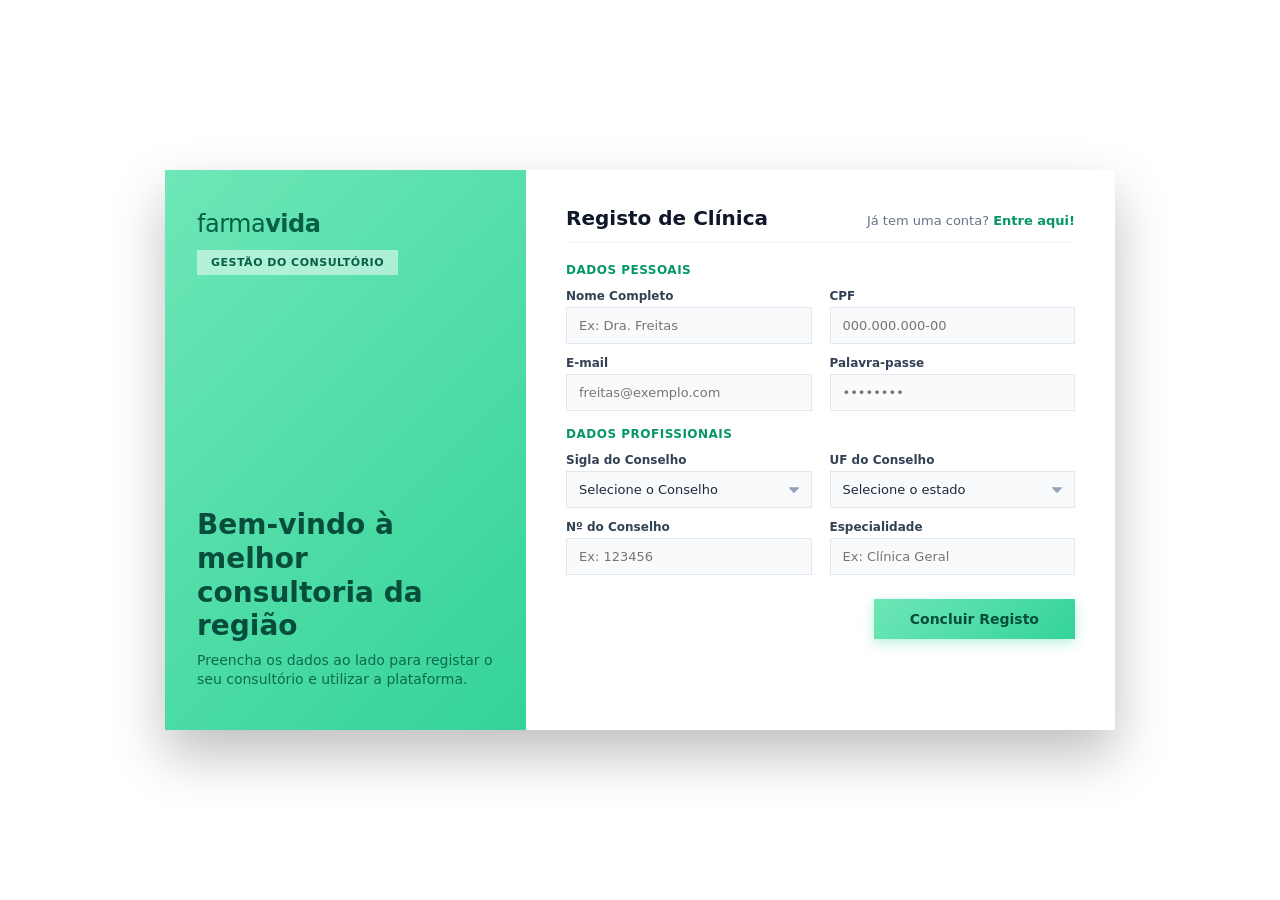
<file: index.html>
<!DOCTYPE html>
<html lang="pt-PT">
<head>
    <meta charset="UTF-8">
    <meta name="viewport" content="width=device-width, initial-scale=1.0">
    <title>Consultoria da Vida - Cadastro</title>
    <link rel="stylesheet" href="farmacia.css">
</head>
<body>

    <div class="card-container">
     
        <header class="card-header">
            <div class="header-top">
                <div class="logo">
                    <span>farma<strong>vida</strong></span>
                </div>
                <span class="badge">Gestão do Consultório</span>
            </div>

            <div class="header-body">
                <h1>Bem-vindo à melhor consultoria da região</h1>
                <p>Preencha os dados ao lado para registar o seu consultório e utilizar a plataforma.</p>
            </div>
        </header>

      
        <main class="form-section">
            <div class="form-title-bar">
                <h2>Registo de Clínica</h2>
                <p class="login-prompt">Já tem uma conta? <a href="login.html">Entre aqui!</a></p>
            </div>

            <form action="../home_screen/index.html" method="POST">
               
                <div class="section-title">
                    <span>Dados Pessoais</span>
                </div>
                
                <div class="form-grid">
                    <div class="input-group">
                        <label for="nome">Nome Completo</label>
                        <input type="text" id="nome" name="nome" placeholder="Ex: Dra. Freitas" required>
                    </div>

                    <div class="input-group">
                        <label for="cpf">CPF</label>
                        <input type="text" id="cpf" name="cpf" placeholder="000.000.000-00" pattern="\d{3}\.\d{3}\.\d{3}-\d{2}" required>
                    </div>

                    <div class="input-group">
                        <label for="email">E-mail</label>
                        <input type="email" id="email" name="email" placeholder="freitas@exemplo.com" required>
                    </div>

                    <div class="input-group">
                        <label for="senha">Palavra-passe</label>
                        <input type="password" id="senha" name="senha" placeholder="••••••••" required>
                    </div>
                </div>

               
                <div class="section-title">
                    <span>Dados Profissionais</span>
                </div>

                <div class="form-grid">
                    <div class="input-group">
                        <label for="sigla_conselho">Sigla do Conselho</label>
                        <select id="sigla_conselho" name="sigla_conselho" required>
                            <option value="" disabled selected hidden>Selecione o Conselho</option>
                            <option value="CRM">CRM</option>
                            <option value="CRO">CRO</option>
                            <option value="CRP">CRP</option>
                            <option value="CRF">CRF</option>
                            <option value="CREFITO">CREFITO</option>
                            <option value="COREN">COREN</option>
                        </select>
                    </div>

                    <div class="input-group">
                        <label for="uf">UF do Conselho</label>
                        <select id="uf" name="uf" required>
                            <option value="" disabled selected hidden>Selecione o estado</option>
                            <option value="AC">AC</option><option value="AL">AL</option><option value="AP">AP</option>
                            <option value="AM">AM</option><option value="BA">BA</option><option value="CE">CE</option>
                            <option value="DF">DF</option><option value="ES">ES</option><option value="GO">GO</option>
                            <option value="MA">MA</option><option value="MT">MT</option><option value="MS">MS</option>
                            <option value="MG">MG</option><option value="PA">PA</option><option value="PB">PB</option>
                            <option value="PR">PR</option><option value="PE">PE</option><option value="PI">PI</option>
                            <option value="RJ">RJ</option><option value="RN">RN</option><option value="RS">RS</option>
                            <option value="RO">RO</option><option value="RR">RR</option><option value="SC">SC</option>
                            <option value="SP">SP</option><option value="SE">SE</option><option value="TO">TO</option>
                        </select>
                    </div>

                    <div class="input-group">
                        <label for="num_conselho">Nº do Conselho</label>
                        <input type="text" id="num_conselho" name="num_conselho" placeholder="Ex: 123456" required>
                    </div>

                    <div class="input-group">
                        <label for="especialidade">Especialidade</label>
                        <input type="text" id="especialidade" name="especialidade" placeholder="Ex: Clínica Geral" required>
                    </div>
                </div>

                
                <div class="button-container">
                    <button type="submit" class="btn-cadastrar">
                        Concluir Registo
                    </button>
                </div>
            </form>
        </main>
    </div>

</body>
</html>
</file>
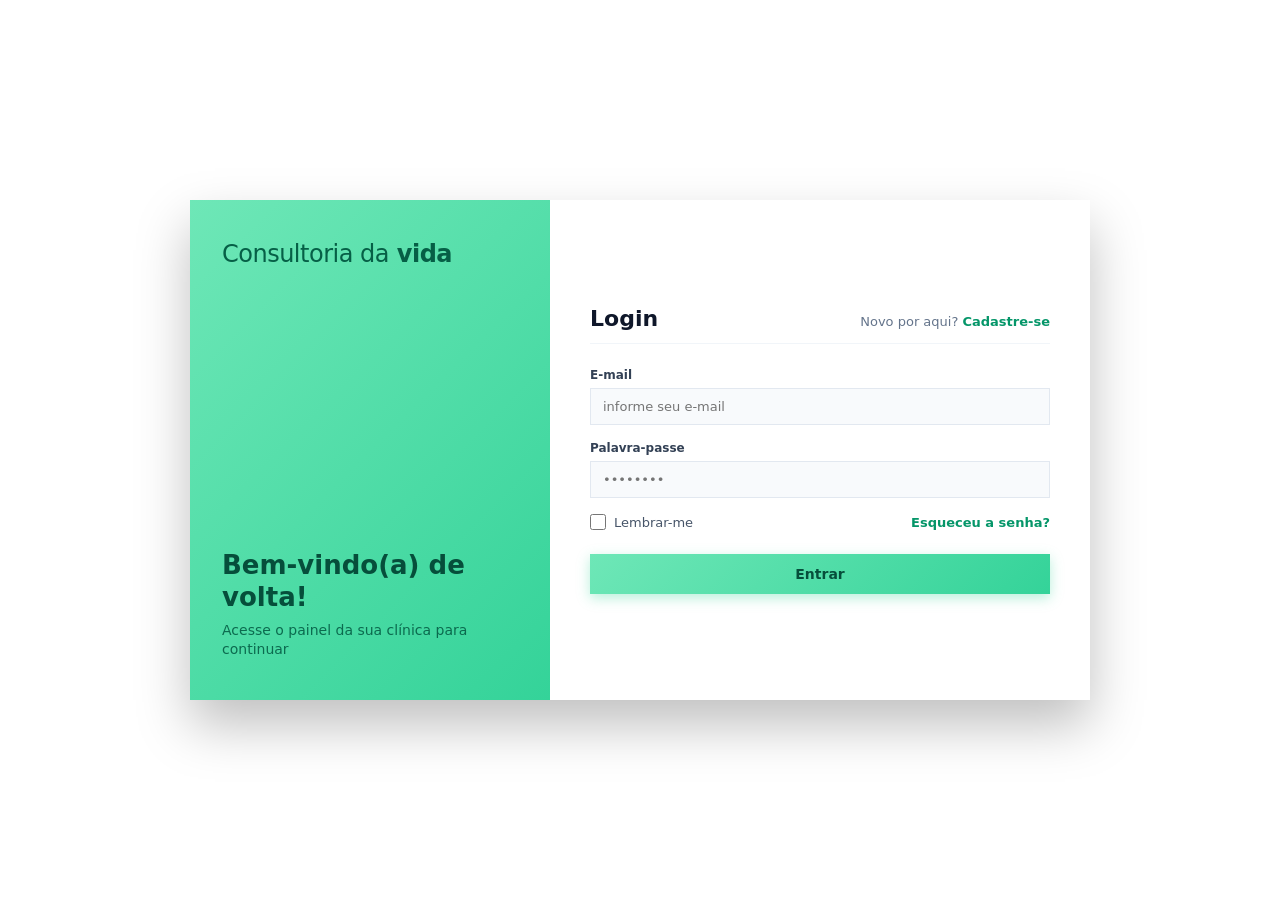
<file: login.html>
<!DOCTYPE html>
<html lang="pt-PT">
<head>
    <meta charset="UTF-8">
    <meta name="viewport" content="width=device-width, initial-scale=1.0">
    <title>Consultoria da Vida - Login</title>
    <link rel="stylesheet" href="login.css">
</head>
<body>

    <div class="container login-container">
        <!-- Painel Esquerdo - Header / Banner -->
        <aside class="sidebar">
            <div class="logo">
                <h2>Consultoria da<strong> vida</strong></h2>
            </div>
            <div class="welcome-text">
                <h1>Bem-vindo(a) de volta!</h1>
                <p class="subtitle">Acesse o painel da sua clínica para continuar</p>
            </div>
        </aside>

        <!-- Área do Formulário -->
        <main class="form-area">
            <header class="form-header">
                <h2>Login</h2>
                <p>Novo por aqui? <a href="index.html">Cadastre-se</a></p>
            </header>

            <form action="../home_screen/index.html" method="POST">
                <div class="form-section">
                    
                    <div class="input-group">
                        <label for="email_login">E-mail</label>
                        <input type="email" id="email_login" name="email_login" placeholder="informe seu e-mail" required>
                    </div>

                    <div class="input-group">
                        <label for="senha_login">Palavra-passe</label>
                        <input type="password" id="senha_login" name="senha_login" placeholder="••••••••" required>
                    </div>

                    <div class="options-group">
                        <div class="checkbox-group">
                            <input type="checkbox" id="Lembrar">
                            <label for="Lembrar">Lembrar-me</label>
                        </div>
                        <a href="#" class="forgot-password">Esqueceu a senha?</a>
                    </div>

                    <div class="button-container">
                        <button type="submit" class="btn-submit btn-login">Entrar</button>
                    </div>

                </div>
            </form>
        </main>
    </div>

</body>
</html>
</file>
<file: farmacia.css>
* {
    margin: 0;
    padding: 0;
    box-sizing: border-box;
    font-family: 'Inter', system-ui, -apple-system, sans-serif;
}

body {
    min-height: 100vh;
    display: flex;
    justify-content: center;
    align-items: center;
    padding: 30px 20px;
    background-image: url('https://images.unsplash.com/photo-1586773860418-d37222d8fce3?q=80&w=1920&auto=format&fit=crop');
    background-size: cover;
    background-position: center;
    background-repeat: no-repeat;
    background-attachment: fixed;
}


.card-container {
    background: #ffffff;
    width: 100%;
    max-width: 950px;
    min-height: 560px;
    border-radius: 0;
    display: flex;
    flex-direction: row;
    overflow: hidden;
    box-shadow: 0 25px 50px rgba(0, 0, 0, 0.25);
}


.card-header {
    width: 38%;
    background: linear-gradient(135deg, #6ee7b7 0%, #34d399 100%);
    color: #065f46;
    padding: 40px 32px;
    display: flex;
    flex-direction: column;
    justify-content: space-between;
}

.header-top {
    display: flex;
    flex-direction: column;
    align-items: flex-start;
    gap: 12px;
}

.logo {
    display: flex;
    align-items: center;
    font-size: 24px;
}

.logo span {
    font-weight: 400;
    letter-spacing: -0.5px;
}

.logo strong {
    font-weight: 700;
}

.badge {
    padding: 6px 14px;
    background: rgba(255, 255, 255, 0.5);
    border-radius: 0;
    font-size: 11px;
    font-weight: 700;
    letter-spacing: 0.5px;
    text-transform: uppercase;
    color: #065f46;
}

.header-body h1 {
    font-size: 28px;
    font-weight: 700;
    margin-bottom: 8px;
    color: #064e3b;
    line-height: 1.2;
}

.header-body p {
    font-size: 14px;
    opacity: 0.9;
    font-weight: 500;
    color: #065f46;
    line-height: 1.4;
}


.form-section {
    width: 62%;
    padding: 36px 40px;
    background-color: #ffffff;
}

.form-title-bar {
    display: flex;
    justify-content: space-between;
    align-items: baseline;
    margin-bottom: 20px;
    border-bottom: 1px solid #f1f5f9;
    padding-bottom: 12px;
}

.form-title-bar h2 {
    font-size: 20px;
    color: #0f172a;
    font-weight: 700;
}

.login-prompt {
    font-size: 13px;
    color: #64748b;
}

.login-prompt a {
    color: #059669;
    text-decoration: none;
    font-weight: 600;
}

.login-prompt a:hover {
    text-decoration: underline;
}


.section-title {
    display: flex;
    align-items: center;
    font-size: 12px;
    color: #059669;
    font-weight: 700;
    text-transform: uppercase;
    letter-spacing: 0.5px;
    margin-top: 16px;
    margin-bottom: 12px;
}


.form-grid {
    display: grid;
    grid-template-columns: 1fr 1fr;
    gap: 12px 18px;
}

.input-group {
    display: flex;
    flex-direction: column;
}

.input-group label {
    font-size: 12px;
    color: #334155;
    font-weight: 600;
    margin-bottom: 4px;
}

.input-group input,
.input-group select {
    width: 100%;
    padding: 10px 12px;
    border: 1px solid #e2e8f0;
    border-radius: 0;
    font-size: 13px;
    color: #1e293b;
    outline: none;
    background-color: #f8fafc;
    transition: all 0.2s ease;
}

.input-group input:hover,
.input-group select:hover {
    background-color: #ffffff;
    border-color: #cbd5e1;
}

.input-group input:focus,
.input-group select:focus {
    border-color: #6ee7b7;
    background-color: #ffffff;
    box-shadow: 0 0 0 3px rgba(110, 231, 183, 0.35);
}

.input-group select {
    appearance: none;
    background-image: url("data:image/svg+xml;charset=US-ASCII,%3Csvg%20xmlns%3D%22http%3A%2F%2Fwww.w3.org%2F2000%2Fsvg%22%20width%3D%22292.4%22%20height%3D%22292.4%22%3E%3Cpath%20fill%3D%22%2394A3B8%22%20d%3D%22M287%2069.4a17.6%2017.6%200%200%200-13-5.4H18.4c-5%200-9.3%201.8-12.9%205.4A17.6%2017.6%200%200%200%200%2082.2c0%205%201.8%209.3%205.4%2012.9l128%20127.9c3.6%203.6%207.8%205.4%2012.8%205.4s9.2-1.8%2012.8-5.4L287%2095c3.5-3.5%205.4-7.8%205.4-12.8%200-5-1.9-9.2-5.5-12.8z%22%2F%3E%3C%2Fsvg%3E");
    background-repeat: no-repeat;
    background-position: right 12px top 50%;
    background-size: 10px auto;
    padding-right: 30px;
}

.button-container {
    display: flex;
    justify-content: flex-end;
    margin-top: 24px;
}

.btn-cadastrar {
    background: linear-gradient(135deg, #6ee7b7 0%, #34d399 100%);
    color: #064e3b;
    border: none;
    padding: 12px 36px;
    border-radius: 0;
    font-size: 14px;
    font-weight: 700;
    cursor: pointer;
    display: flex;
    align-items: center;
    gap: 8px;
    box-shadow: 0 4px 12px rgba(52, 211, 153, 0.35);
    transition: all 0.2s ease;
}

.btn-cadastrar:hover {
    transform: translateY(-2px);
    box-shadow: 0 6px 16px rgba(52, 211, 153, 0.45);
}


@media (max-width: 768px) {
    .card-container {
        flex-direction: column;
    }

    .card-header, .form-section {
        width: 100%;
        padding: 24px 20px;
    }

    .form-grid {
        grid-template-columns: 1fr;
    }

    .btn-cadastrar {
        width: 100%;
        justify-content: center;
    }
}
</file>
<file: login.css>
* {
    margin: 0;
    padding: 0;
    box-sizing: border-box;
    font-family: 'Inter', system-ui, -apple-system, sans-serif;
}


body {
    min-height: 100vh;
    display: flex;
    justify-content: center;
    align-items: center;
    padding: 30px 20px;
    background-image: url('https://images.unsplash.com/photo-1586773860418-d37222d8fce3?q=80&w=1920&auto=format&fit=crop');
    background-size: cover;
    background-position: center;
    background-repeat: no-repeat;
    background-attachment: fixed;
}


.container {
    display: flex;
    background-color: #ffffff;
    width: 100%;
    max-width: 900px;
    min-height: 500px;
    border-radius: 0;
    overflow: hidden;
    box-shadow: 0 25px 50px rgba(0, 0, 0, 0.25);
}


.sidebar {
    background: linear-gradient(135deg, #6ee7b7 0%, #34d399 100%);
    color: #065f46;
    width: 40%;
    padding: 40px 32px;
    display: flex;
    flex-direction: column;
    justify-content: space-between;
}

.logo h2 {
    font-size: 24px;
    font-weight: 400;
    letter-spacing: -0.5px;
    color: #065f46;
}

.logo strong {
    font-weight: 700;
}

.welcome-text h1 {
    font-size: 26px;
    font-weight: 700;
    margin-bottom: 8px;
    color: #064e3b;
    line-height: 1.2;
}

.welcome-text .subtitle {
    font-size: 14px;
    opacity: 0.9;
    font-weight: 500;
    color: #065f46;
    line-height: 1.4;
}


.form-area {
    width: 60%;
    padding: 40px;
    background-color: #ffffff;
    display: flex;
    flex-direction: column;
    justify-content: center;
}

.form-header {
    display: flex;
    justify-content: space-between;
    align-items: baseline;
    margin-bottom: 24px;
    border-bottom: 1px solid #f1f5f9;
    padding-bottom: 12px;
}

.form-header h2 {
    font-size: 22px;
    color: #0f172a;
    font-weight: 700;
}

.form-header p {
    font-size: 13px;
    color: #64748b;
}

.form-header a {
    color: #059669;
    text-decoration: none;
    font-weight: 600;
}

.form-header a:hover {
    text-decoration: underline;
}


.input-group {
    display: flex;
    flex-direction: column;
    margin-bottom: 16px;
}

.input-group label {
    font-size: 12px;
    color: #334155;
    font-weight: 600;
    margin-bottom: 6px;
}

.input-group input {
    width: 100%;
    padding: 10px 12px;
    border: 1px solid #e2e8f0;
    border-radius: 0;
    font-size: 13px;
    color: #1e293b;
    outline: none;
    background-color: #f8fafc;
    transition: all 0.2s ease;
}

.input-group input:hover {
    background-color: #ffffff;
    border-color: #cbd5e1;
}

.input-group input:focus {
    border-color: #6ee7b7;
    background-color: #ffffff;
    box-shadow: 0 0 0 3px rgba(110, 231, 183, 0.35);
}


.options-group {
    display: flex;
    justify-content: space-between;
    align-items: center;
    margin-top: 8px;
    margin-bottom: 24px;
}

.checkbox-group {
    display: flex;
    align-items: center;
    gap: 8px;
}

.checkbox-group input[type="checkbox"] {
    width: 16px;
    height: 16px;
    accent-color: #059669;
    cursor: pointer;
    border-radius: 0;
}

.checkbox-group label {
    font-size: 13px;
    color: #475569;
    cursor: pointer;
}

.forgot-password {
    font-size: 13px;
    color: #059669;
    text-decoration: none;
    font-weight: 600;
    transition: color 0.2s;
}

.forgot-password:hover {
    text-decoration: underline;
}


.button-container {
    width: 100%;
}

.btn-submit {
    background: linear-gradient(135deg, #6ee7b7 0%, #34d399 100%);
    color: #064e3b;
    border: none;
    width: 100%;
    padding: 12px;
    border-radius: 0;
    font-size: 14px;
    font-weight: 700;
    cursor: pointer;
    box-shadow: 0 4px 12px rgba(52, 211, 153, 0.35);
    transition: all 0.2s ease;
}

.btn-submit:hover {
    transform: translateY(-2px);
    box-shadow: 0 6px 16px rgba(52, 211, 153, 0.45);
}

/* Responsividade em telas pequenas */
@media (max-width: 768px) {
    .container {
        flex-direction: column;
    }

    .sidebar, .form-area {
        width: 100%;
        padding: 24px 20px;
    }
}
</file>
